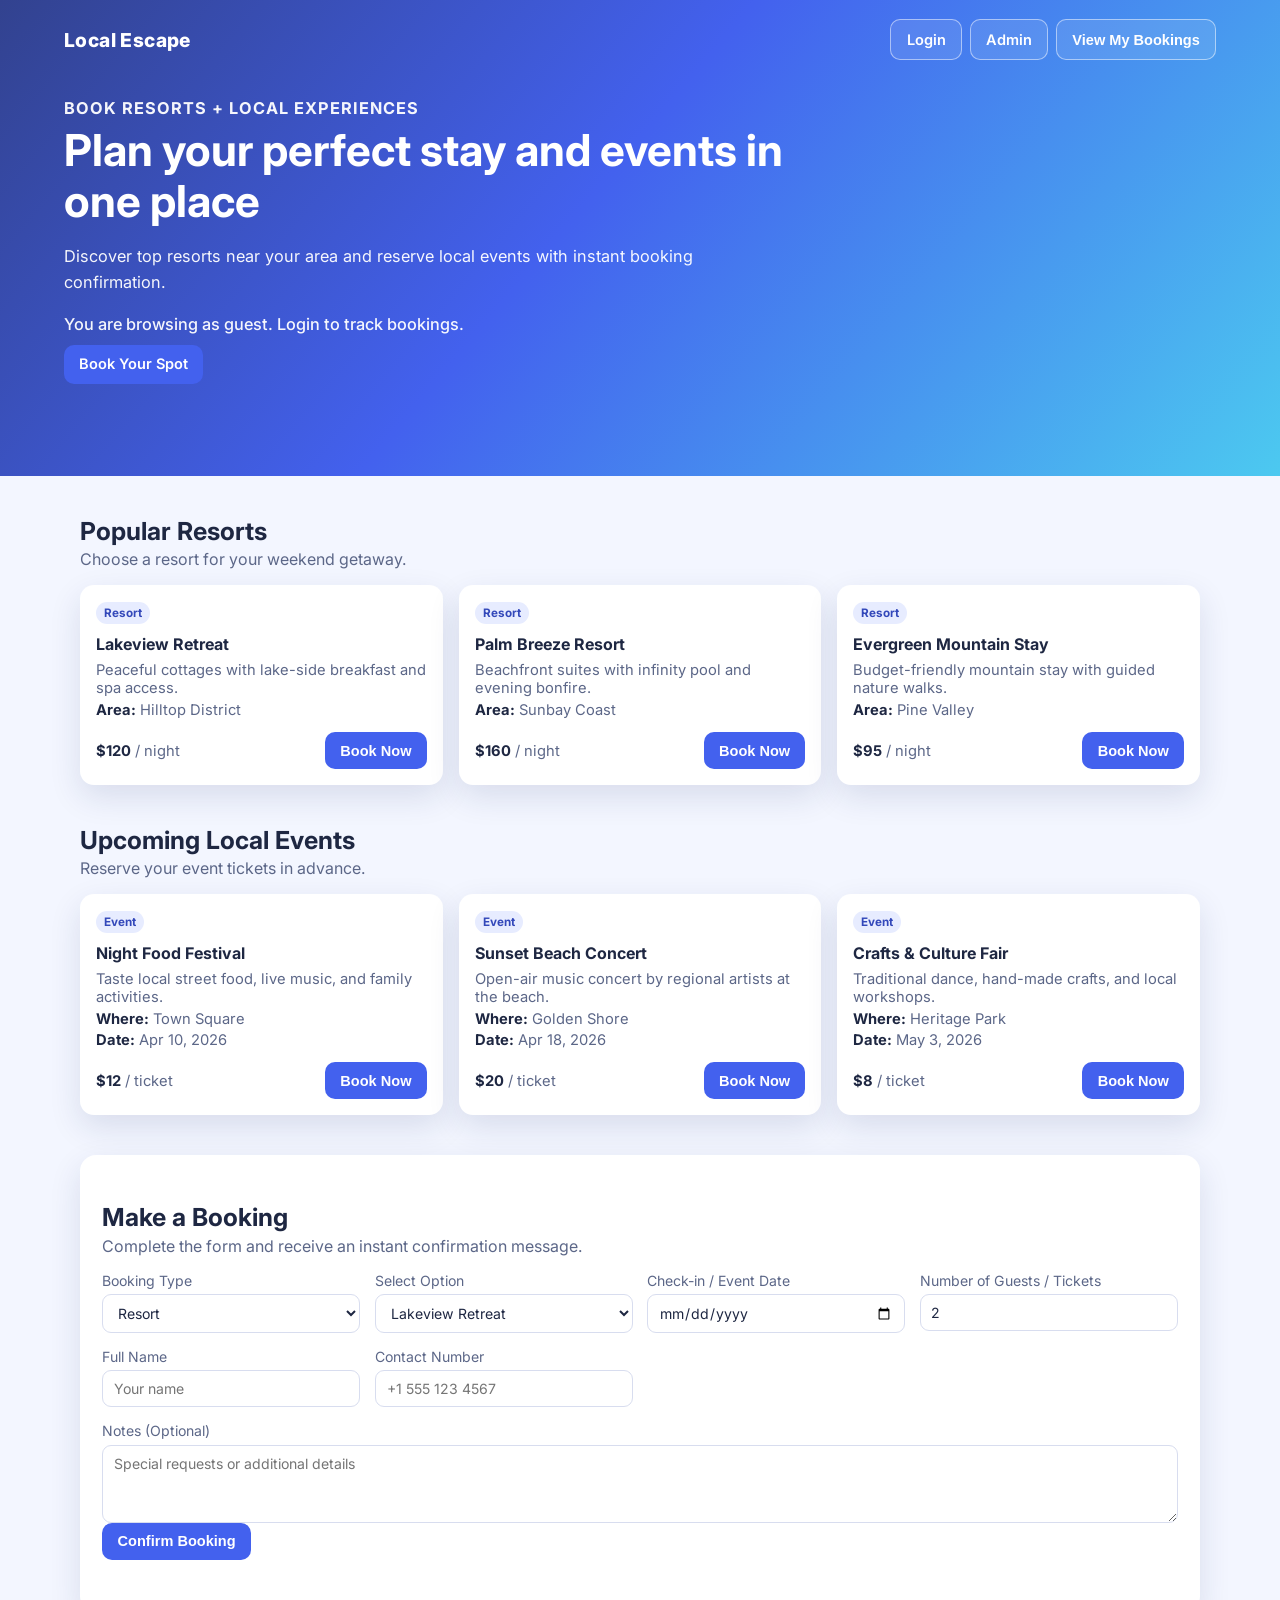
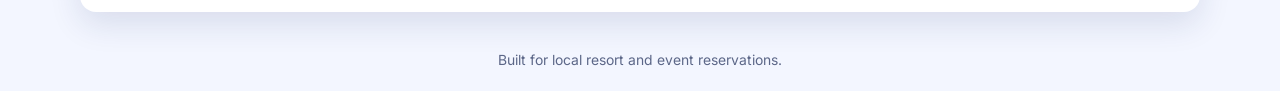
<file: index.html>
<!DOCTYPE html>
<html lang="en">
<head>
  <meta charset="UTF-8">
  <meta name="viewport" content="width=device-width, initial-scale=1.0">
  <title>Local Escape | Resort & Event Booking</title>
  <link rel="preconnect" href="https://fonts.googleapis.com">
  <link rel="preconnect" href="https://fonts.gstatic.com" crossorigin>
  <link href="https://fonts.googleapis.com/css2?family=Inter:wght@400;500;600;700;800&display=swap" rel="stylesheet">
  <link rel="stylesheet" href="./styles.css">
</head>
<body>
  <header class="hero">
    <nav class="top-nav">
      <h1 class="brand">Local Escape</h1>
      <div class="nav-actions">
        <a class="outline-btn nav-link" id="loginNavLink" href="./login.html">Login</a>
        <a class="outline-btn nav-link" href="./admin.html">Admin</a>
        <button class="outline-btn" id="viewBookingsBtn" type="button">View My Bookings</button>
        <button class="outline-btn" id="logoutBtn" type="button">Logout</button>
      </div>
    </nav>
    <div class="hero-content">
      <p class="eyebrow">BOOK RESORTS + LOCAL EXPERIENCES</p>
      <h2>Plan your perfect stay and events in one place</h2>
      <p>
        Discover top resorts near your area and reserve local events with instant booking
        confirmation.
      </p>
      <p class="session-info" id="sessionInfo"></p>
      <a class="primary-btn" href="#booking">Book Your Spot</a>
    </div>
  </header>

  <main>
    <section class="section" id="resortsSection">
      <div class="section-title">
        <h3>Popular Resorts</h3>
        <p>Choose a resort for your weekend getaway.</p>
      </div>
      <div class="cards-grid" id="resortsGrid" aria-live="polite"></div>
    </section>

    <section class="section" id="eventsSection">
      <div class="section-title">
        <h3>Upcoming Local Events</h3>
        <p>Reserve your event tickets in advance.</p>
      </div>
      <div class="cards-grid" id="eventsGrid" aria-live="polite"></div>
    </section>

    <section class="section booking" id="booking">
      <div class="section-title">
        <h3>Make a Booking</h3>
        <p>Complete the form and receive an instant confirmation message.</p>
      </div>

      <form id="bookingForm" novalidate>
        <div class="form-grid">
          <label>
            Booking Type
            <select id="bookingType" required>
              <option value="resort">Resort</option>
              <option value="event">Event</option>
            </select>
          </label>

          <label>
            Select Option
            <select id="bookingItem" required></select>
          </label>

          <label>
            Check-in / Event Date
            <input id="bookingDate" type="date" required>
          </label>

          <label>
            Number of Guests / Tickets
            <input id="bookingCount" type="number" min="1" max="20" value="2" required>
          </label>

          <label>
            Full Name
            <input id="customerName" type="text" placeholder="Your name" required>
          </label>

          <label>
            Contact Number
            <input id="customerPhone" type="tel" placeholder="+1 555 123 4567" required>
          </label>
        </div>

        <label class="full-row">
          Notes (Optional)
          <textarea id="notes" rows="3" placeholder="Special requests or additional details"></textarea>
        </label>

        <button class="primary-btn" type="submit">Confirm Booking</button>
        <p id="formMessage" class="form-message" role="status" aria-live="polite"></p>
      </form>
    </section>
  </main>

  <dialog id="bookingsDialog">
    <div class="dialog-header">
      <h3>My Bookings</h3>
      <button class="outline-btn small" id="closeDialogBtn" type="button">Close</button>
    </div>
    <div id="bookingsList" class="bookings-list"></div>
  </dialog>

  <footer class="footer">
    <p>Built for local resort and event reservations.</p>
  </footer>

  <script src="./app-data.js"></script>
  <script src="./script.js"></script>
</body>
</html>
</file>
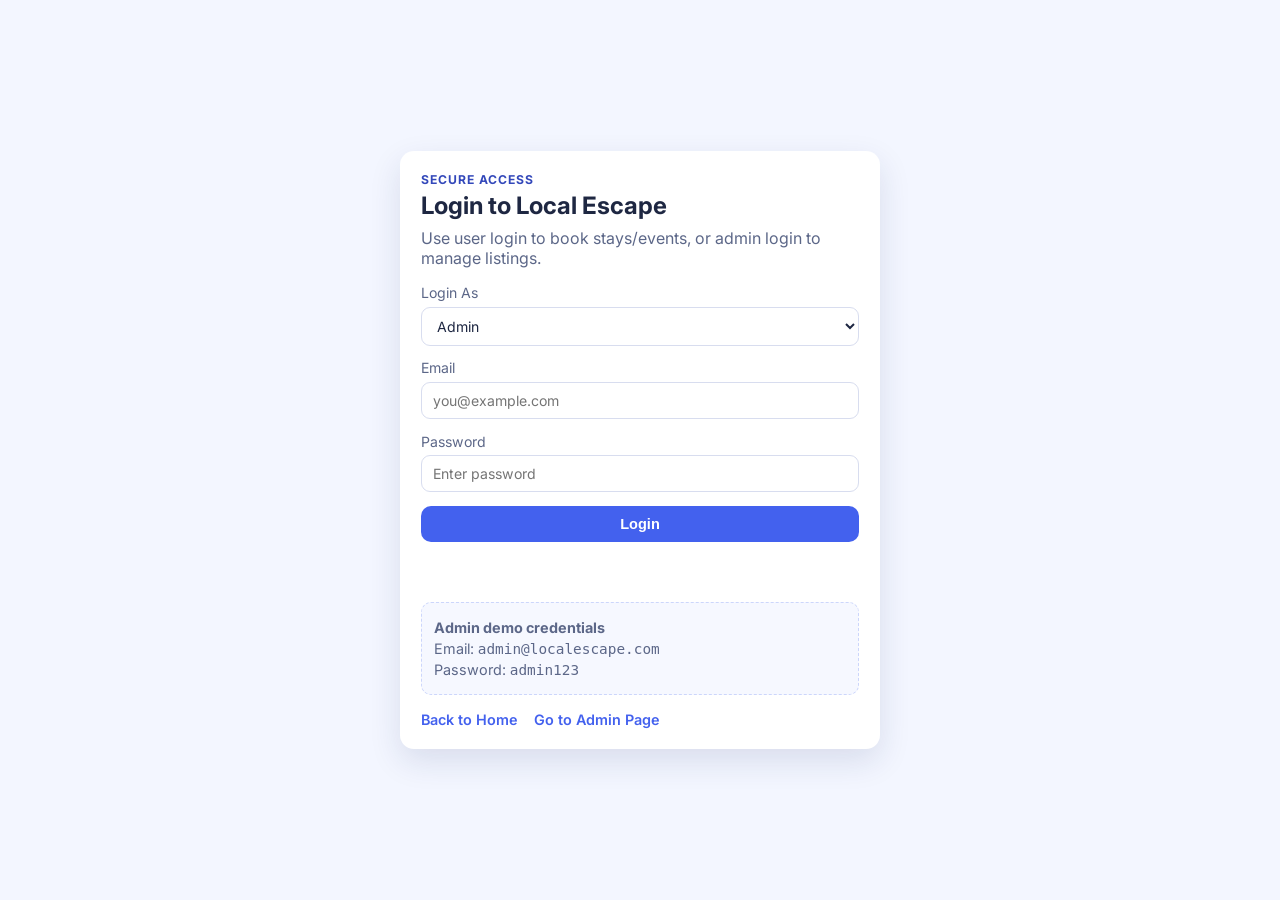
<file: admin.html>
<!DOCTYPE html>
<html lang="en">
<head>
  <meta charset="UTF-8">
  <meta name="viewport" content="width=device-width, initial-scale=1.0">
  <title>Admin Panel | Local Escape</title>
  <link rel="preconnect" href="https://fonts.googleapis.com">
  <link rel="preconnect" href="https://fonts.gstatic.com" crossorigin>
  <link href="https://fonts.googleapis.com/css2?family=Inter:wght@400;500;600;700;800&display=swap" rel="stylesheet">
  <link rel="stylesheet" href="./styles.css">
</head>
<body class="admin-page">
  <header class="admin-header">
    <h1>Local Escape Admin</h1>
    <div class="admin-actions">
      <a class="outline-btn nav-link" href="./index.html">Home</a>
      <a class="outline-btn nav-link" href="./login.html">Login</a>
      <button class="outline-btn" id="adminLogoutBtn" type="button">Logout</button>
    </div>
  </header>

  <main class="admin-main">
    <section class="admin-panel">
      <h2 id="adminWelcome">Welcome, Admin</h2>
      <p>Manage resort and event listings visible on the landing page.</p>
      <p id="adminMessage" class="form-message" role="status" aria-live="polite"></p>
    </section>

    <section class="admin-grid">
      <article class="admin-panel">
        <h3>Add Resort</h3>
        <form id="resortForm" class="admin-form" novalidate>
          <label>Resort Name <input id="resortName" type="text" required></label>
          <label>Area <input id="resortArea" type="text" required></label>
          <label>Price Per Night <input id="resortPrice" type="number" min="1" required></label>
          <label>Description <textarea id="resortDescription" rows="3" required></textarea></label>
          <button class="primary-btn" type="submit">Add Resort</button>
        </form>
      </article>

      <article class="admin-panel">
        <h3>Add Event</h3>
        <form id="eventForm" class="admin-form" novalidate>
          <label>Event Name <input id="eventName" type="text" required></label>
          <label>Location <input id="eventLocation" type="text" required></label>
          <label>Event Date <input id="eventDate" type="date" required></label>
          <label>Ticket Price <input id="eventPrice" type="number" min="1" required></label>
          <label>Description <textarea id="eventDescription" rows="3" required></textarea></label>
          <button class="primary-btn" type="submit">Add Event</button>
        </form>
      </article>
    </section>

    <section class="admin-grid">
      <article class="admin-panel">
        <h3>Resorts</h3>
        <div id="adminResortsList" class="admin-list"></div>
      </article>

      <article class="admin-panel">
        <h3>Events</h3>
        <div id="adminEventsList" class="admin-list"></div>
      </article>
    </section>

    <section class="admin-panel">
      <h3>All Bookings</h3>
      <div id="adminBookingsList" class="admin-list"></div>
    </section>
  </main>

  <script src="./app-data.js"></script>
  <script src="./admin.js"></script>
</body>
</html>
</file>
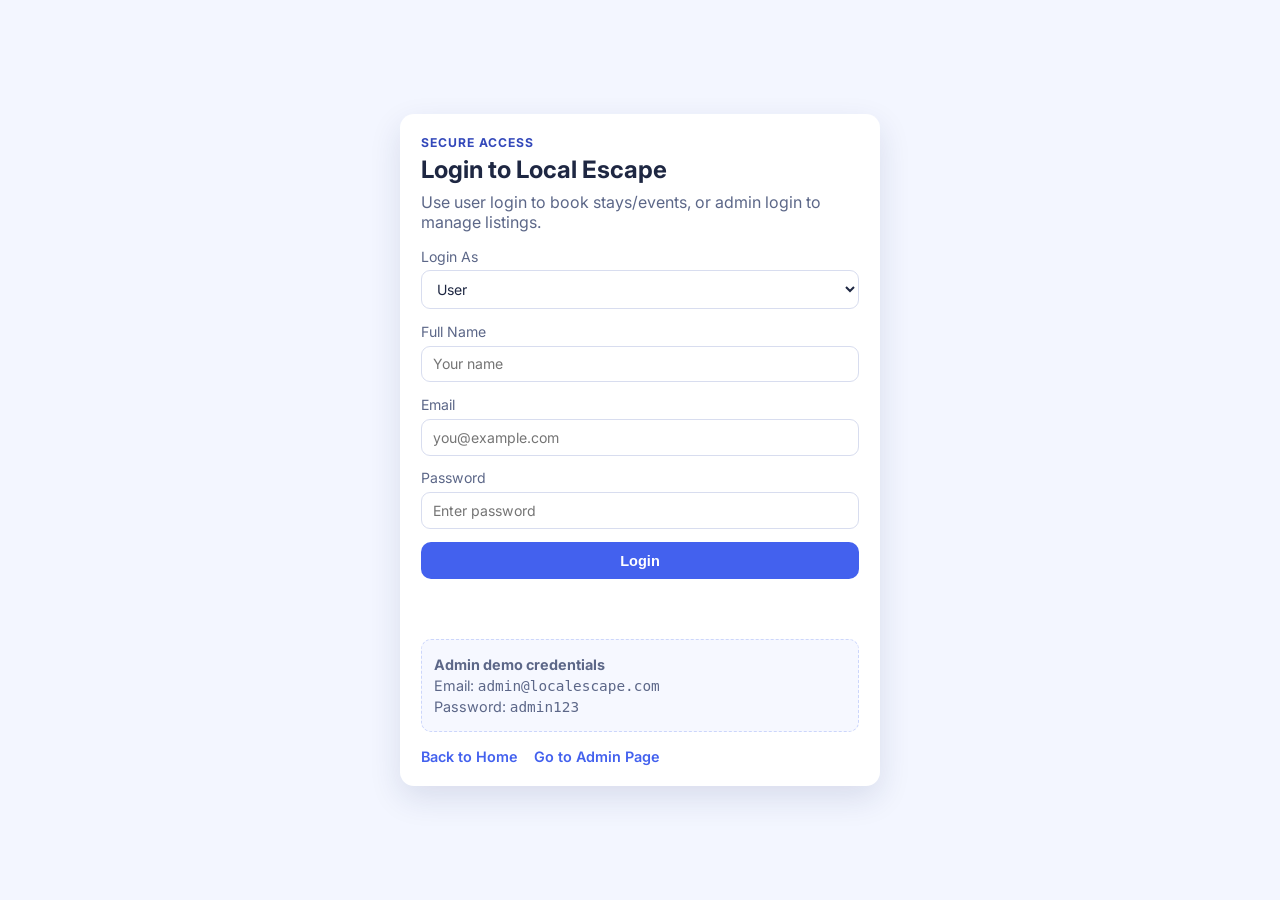
<file: login.html>
<!DOCTYPE html>
<html lang="en">
<head>
  <meta charset="UTF-8">
  <meta name="viewport" content="width=device-width, initial-scale=1.0">
  <title>Login | Local Escape</title>
  <link rel="preconnect" href="https://fonts.googleapis.com">
  <link rel="preconnect" href="https://fonts.gstatic.com" crossorigin>
  <link href="https://fonts.googleapis.com/css2?family=Inter:wght@400;500;600;700;800&display=swap" rel="stylesheet">
  <link rel="stylesheet" href="./styles.css">
</head>
<body class="page-body">
  <main class="auth-wrapper">
    <section class="auth-card">
      <div class="auth-head">
        <p class="eyebrow dark">SECURE ACCESS</p>
        <h1>Login to Local Escape</h1>
        <p>Use user login to book stays/events, or admin login to manage listings.</p>
      </div>

      <form id="loginForm" class="auth-form" novalidate>
        <label>
          Login As
          <select id="role" required>
            <option value="user">User</option>
            <option value="admin">Admin</option>
          </select>
        </label>

        <label id="nameField">
          Full Name
          <input id="fullName" type="text" placeholder="Your name">
        </label>

        <label>
          Email
          <input id="email" type="email" placeholder="you@example.com" required>
        </label>

        <label>
          Password
          <input id="password" type="password" placeholder="Enter password" required>
        </label>

        <button class="primary-btn" type="submit">Login</button>
        <p id="loginMessage" class="form-message" role="status" aria-live="polite"></p>
      </form>

      <div class="help-box">
        <p><strong>Admin demo credentials</strong></p>
        <p>Email: <code>admin@localescape.com</code></p>
        <p>Password: <code>admin123</code></p>
      </div>

      <p class="auth-links">
        <a href="./index.html">Back to Home</a>
        <a href="./admin.html">Go to Admin Page</a>
      </p>
    </section>
  </main>

  <script src="./app-data.js"></script>
  <script src="./auth.js"></script>
</body>
</html>
</file>
<file: styles.css>
:root {
  --bg: #f3f6ff;
  --surface: #ffffff;
  --text: #1e2742;
  --muted: #5c6788;
  --primary: #4361ee;
  --primary-dark: #3348ba;
  --accent: #4cc9f0;
  --success: #0f9d58;
  --danger: #c0392b;
  --shadow: 0 12px 32px rgba(26, 45, 95, 0.12);
}

* {
  box-sizing: border-box;
}

html,
body {
  margin: 0;
  padding: 0;
  font-family: Inter, system-ui, -apple-system, Segoe UI, Roboto, Arial, sans-serif;
  background: var(--bg);
  color: var(--text);
  scroll-behavior: smooth;
}

.hero {
  background: linear-gradient(130deg, #32428f, #4361ee 45%, #4cc9f0);
  color: #fff;
  padding: 1.2rem clamp(1rem, 5vw, 4rem) clamp(3rem, 8vw, 7rem);
}

.top-nav {
  display: flex;
  justify-content: space-between;
  align-items: center;
  gap: 0.8rem;
}

.brand {
  margin: 0;
  font-size: 1.2rem;
  font-weight: 800;
  letter-spacing: 0.4px;
}

.nav-actions {
  display: flex;
  flex-wrap: wrap;
  gap: 0.5rem;
  justify-content: flex-end;
}

.nav-link {
  display: inline-flex;
  align-items: center;
  justify-content: center;
}

.hero-content {
  margin-top: 2.2rem;
  max-width: 730px;
}

.hero-content h2 {
  margin: 0.25rem 0 0.85rem;
  font-size: clamp(1.7rem, 4vw, 2.75rem);
  line-height: 1.15;
}

.hero-content p {
  font-size: 1.02rem;
  color: rgba(255, 255, 255, 0.95);
  line-height: 1.6;
}

.eyebrow {
  margin: 0;
  letter-spacing: 1px;
  font-size: 0.76rem;
  font-weight: 700;
}

.eyebrow.dark {
  color: #3348ba;
}

.session-info {
  margin: 0.2rem 0 1rem;
  font-size: 0.92rem;
  font-weight: 500;
}

.section {
  width: min(1120px, 92vw);
  margin: 2.5rem auto;
}

.section-title h3 {
  margin-bottom: 0.2rem;
  font-size: 1.55rem;
}

.section-title p {
  margin-top: 0;
  color: var(--muted);
}

.cards-grid {
  display: grid;
  grid-template-columns: repeat(auto-fit, minmax(235px, 1fr));
  gap: 1rem;
}

.card {
  background: var(--surface);
  border-radius: 14px;
  padding: 1rem;
  box-shadow: var(--shadow);
}

.card .tag {
  display: inline-block;
  margin-bottom: 0.65rem;
  padding: 0.24rem 0.5rem;
  border-radius: 999px;
  font-size: 0.73rem;
  background: #e7ecff;
  color: #3348ba;
  font-weight: 700;
}

.card h4 {
  margin: 0 0 0.45rem;
}

.card p {
  margin: 0.2rem 0;
  color: var(--muted);
  font-size: 0.92rem;
}

.card strong {
  color: var(--text);
}

.card-footer {
  margin-top: 0.85rem;
  display: flex;
  justify-content: space-between;
  align-items: center;
  gap: 0.7rem;
}

.primary-btn,
.outline-btn {
  border: none;
  border-radius: 10px;
  font-size: 0.91rem;
  font-weight: 600;
  padding: 0.65rem 0.95rem;
  cursor: pointer;
  text-decoration: none;
  transition: 0.2s ease;
}

.primary-btn {
  background: var(--primary);
  color: #fff;
}

.primary-btn:hover {
  background: var(--primary-dark);
}

.outline-btn {
  background: rgba(255, 255, 255, 0.1);
  color: #fff;
  border: 1px solid rgba(255, 255, 255, 0.5);
}

.outline-btn:hover {
  background: rgba(255, 255, 255, 0.18);
}

.outline-btn.small {
  background: #edf1ff;
  color: #3145af;
  border-color: #d9e2ff;
  font-size: 0.82rem;
  padding: 0.45rem 0.7rem;
}

#logoutBtn {
  display: none;
}

.booking {
  background: var(--surface);
  border-radius: 16px;
  box-shadow: var(--shadow);
  padding: 1.4rem;
}

.form-grid {
  display: grid;
  grid-template-columns: repeat(auto-fit, minmax(210px, 1fr));
  gap: 0.9rem;
}

label {
  display: flex;
  flex-direction: column;
  gap: 0.35rem;
  font-size: 0.88rem;
  color: var(--muted);
}

input,
select,
textarea {
  font: inherit;
  border: 1px solid #d8ddef;
  border-radius: 9px;
  padding: 0.56rem 0.68rem;
  color: var(--text);
  background: #fff;
}

textarea {
  resize: vertical;
  min-height: 78px;
}

input:focus,
select:focus,
textarea:focus {
  outline: 2px solid rgba(67, 97, 238, 0.2);
  border-color: #92a5ff;
}

.full-row {
  margin-top: 0.95rem;
}

.form-message {
  min-height: 1.3rem;
  margin: 0.6rem 0 0;
  font-size: 0.9rem;
  font-weight: 500;
}

.form-message.success {
  color: var(--success);
}

.form-message.error {
  color: var(--danger);
}

dialog {
  width: min(740px, 90vw);
  border: none;
  border-radius: 12px;
  padding: 1rem;
  box-shadow: 0 14px 32px rgba(18, 34, 78, 0.24);
}

dialog::backdrop {
  background: rgba(15, 24, 48, 0.56);
}

.dialog-header {
  display: flex;
  justify-content: space-between;
  align-items: center;
}

.dialog-header h3 {
  margin: 0;
}

.bookings-list {
  margin-top: 0.9rem;
  display: grid;
  gap: 0.7rem;
}

.booking-item {
  border: 1px solid #e2e8ff;
  border-radius: 10px;
  padding: 0.7rem;
}

.booking-item p {
  margin: 0.15rem 0;
  font-size: 0.88rem;
  color: var(--muted);
}

.booking-item strong {
  color: var(--text);
}

.footer {
  text-align: center;
  color: var(--muted);
  margin: 2rem 0 1.4rem;
  font-size: 0.87rem;
}

.page-body {
  min-height: 100vh;
  display: grid;
  place-items: center;
  padding: 1rem;
}

.auth-wrapper {
  width: min(480px, 100%);
}

.auth-card {
  background: var(--surface);
  box-shadow: var(--shadow);
  border-radius: 14px;
  padding: 1.3rem;
}

.auth-head h1 {
  margin: 0.3rem 0 0.5rem;
}

.auth-head p {
  margin: 0;
  color: var(--muted);
}

.auth-form {
  display: grid;
  gap: 0.85rem;
  margin-top: 1rem;
}

.help-box {
  margin-top: 1rem;
  border: 1px dashed #ccd6fb;
  border-radius: 10px;
  background: #f6f8ff;
  padding: 0.75rem;
}

.help-box p {
  margin: 0.25rem 0;
  font-size: 0.9rem;
  color: var(--muted);
}

.auth-links {
  margin: 1rem 0 0;
  display: flex;
  gap: 1rem;
  flex-wrap: wrap;
}

.auth-links a {
  color: var(--primary);
  text-decoration: none;
  font-weight: 600;
  font-size: 0.9rem;
}

.admin-page {
  background: #ecf1ff;
}

.admin-header {
  background: linear-gradient(130deg, #32428f, #4361ee 45%, #4cc9f0);
  color: #fff;
  padding: 1rem min(4vw, 2rem);
  display: flex;
  justify-content: space-between;
  align-items: center;
  gap: 1rem;
}

.admin-header h1 {
  margin: 0;
  font-size: 1.2rem;
}

.admin-actions {
  display: flex;
  gap: 0.5rem;
  flex-wrap: wrap;
}

.admin-main {
  width: min(1120px, 94vw);
  margin: 1.5rem auto;
  display: grid;
  gap: 1rem;
}

.admin-grid {
  display: grid;
  gap: 1rem;
  grid-template-columns: repeat(auto-fit, minmax(280px, 1fr));
}

.admin-panel {
  background: var(--surface);
  box-shadow: var(--shadow);
  border-radius: 12px;
  padding: 1rem;
}

.admin-panel h2,
.admin-panel h3 {
  margin-top: 0;
}

.admin-form {
  display: grid;
  gap: 0.7rem;
}

.admin-list {
  display: grid;
  gap: 0.65rem;
}

.admin-item {
  border: 1px solid #e2e8ff;
  border-radius: 10px;
  padding: 0.65rem;
  display: flex;
  justify-content: space-between;
  align-items: center;
  gap: 0.7rem;
}

.admin-item p {
  margin: 0.15rem 0;
  color: var(--muted);
  font-size: 0.88rem;
}

.admin-item strong {
  color: var(--text);
}

.booking-row {
  align-items: flex-start;
}

@media (max-width: 640px) {
  .top-nav {
    gap: 0.8rem;
    flex-wrap: wrap;
  }

  .admin-header {
    flex-direction: column;
    align-items: flex-start;
  }
}
</file>
